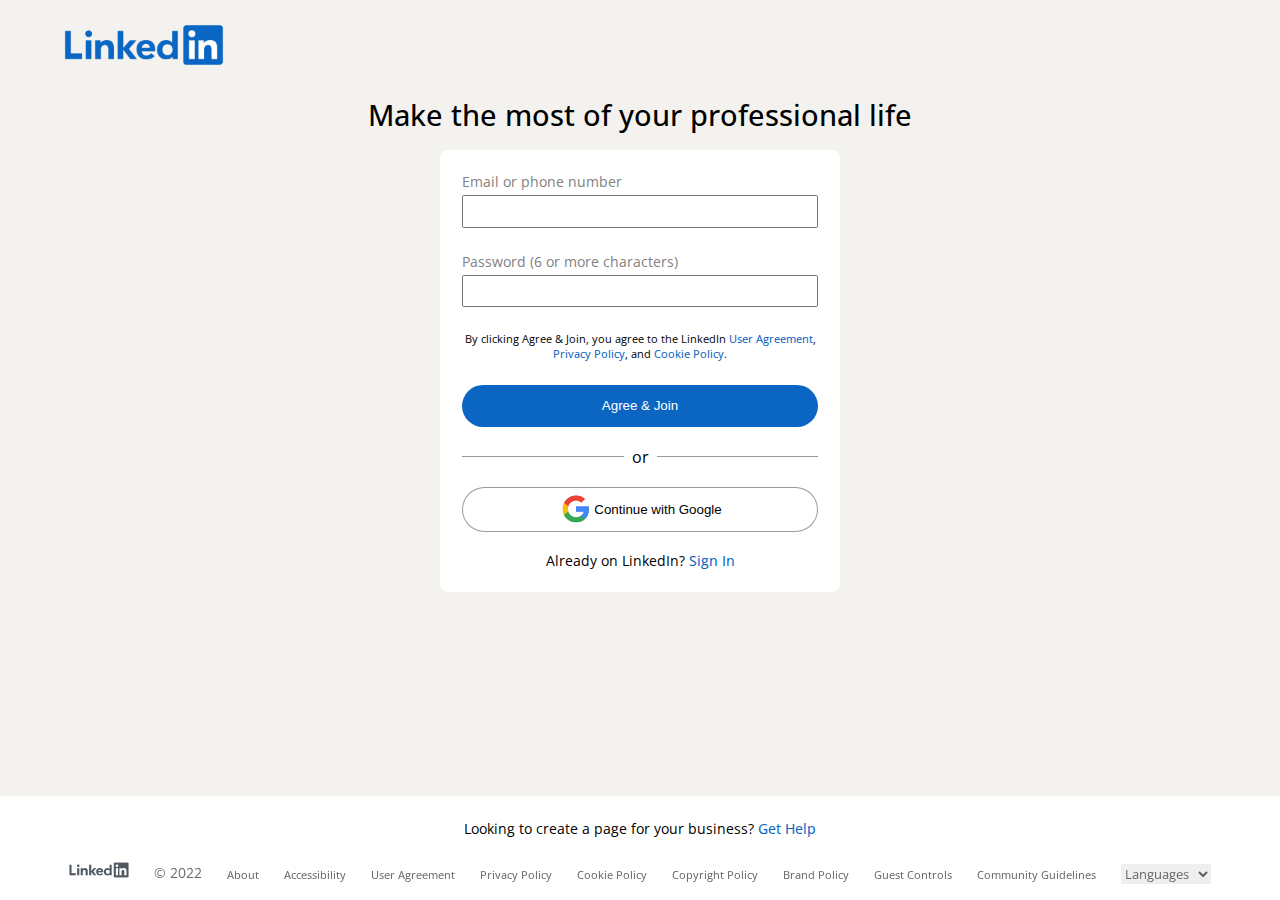
<file: index.html>
<!DOCTYPE html>
<html lang="en">
	<head>
		<meta charset="UTF-8" />
		<meta http-equiv="X-UA-Compatible" content="IE=edge" />
		<meta name="viewport" content="width=device-width, initial-scale=1.0" />
		<title>Sign Up | LinkedIn</title>
		<link rel="icon" href="./public/icon.png" />
		<link rel="stylesheet" href="styles.css" />
	</head>
	<body>
		<!-- Navbar -->
		<nav class="container">
			<a href="./">
				<img
					src="./public/linkedin.png"
					alt="LinkedIn Logo"
					class="nav__logo"
				/>
			</a>
		</nav>

		<!-- Signup Form -->
		<main>
			<h1>Make the most of your professional life</h1>
			<div class="form_container">
				<form class="form_main">
					<label for="email">
						<p>Email or phone number</p>
						<input
							type="email"
							name="email"
							id="email"
							required
						
						/>
					</label>
					<label for="password">
						<p>Password (6 or more characters)</p>
						<input
							type="password"
							name="password"
							id="password"
							required
							
						/>
					</label>
					<p class="form_tc">
						By clicking Agree & Join, you agree to the LinkedIn
						<a href="#">User Agreement</a>,
						<a href="#">Privacy Policy</a>, and
						<a href="#">Cookie Policy</a>.
					</p>
					<button type="submit" id="signup__button">
						Agree & Join
					</button>
				</form>
				<div class="separator">or</div>
				<button id="google__button">
					<img src="./public/google.png" alt="google logo" />
					Continue with Google
				</button>
				<p>Already on LinkedIn? <a href="#">Sign In</a></p>
			</div>
		</main>
		<footer>
			<p class="foot">
				Looking to create a page for your business?
				<a href="#">Get Help</a>
			</p>
			<ul class="container">
				<li class="footer_items">
					<img
						src="./public/linkedin.png"
						alt="LinkedIn Logo"
						class="footer__logo"
					/>
				</li>
				<li class="footer_items">
					<p>&copy; 2022</p>
				</li>
				<li class="footer_items">
					<a href="#" class="footer__link">About</a>
				</li>
				<li class="footer_items">
					<a href="#" class="footer__link">Accessibility</a>
				</li>
				<li class="footer_items">
					<a href="#" class="footer__link">User Agreement</a>
				</li>
				<li class="footer_items">
					<a href="#" class="footer__link">Privacy Policy</a>
				</li>
				<li class="footer_items">
					<a href="#" class="footer__link">Cookie Policy</a>
				</li>
				<li class="footer_items">
					<a href="#" class="footer__link">Copyright Policy</a>
				</li>
				<li class="footer_items">
					<a href="#" class="footer__link">Brand Policy</a>
				</li>
				<li class="footer_items">
					<a href="#" class="footer__link">Guest Controls</a>
				</li>
				<li class="footer_items">
					<a href="#" class="footer__link">Community Guidelines</a>
				</li>
				<li class="footer_items">
					<select name="Language" class="select_footer">
						<option value="">
							Languages
						</option>
						<option value="العربية (Arabic)">
							العربية (Arabic)
						</option>
						<option value="Čeština (Czech)">Čeština (Czech)</option>
						<option value="Dansk (Danish)">Dansk (Danish)</option>
						<option value="Deutsch (German)">
							Deutsch (German)
						</option>
						<option value="English (English)">
							English (English)
						</option>
						<option value="Español (Spanish)">
							Español (Spanish)
						</option>
						<option value="Français (French)">
							Français (French)
						</option>
						<option value="हिंदी (Hindi)">हिंदी (Hindi)</option>
						<option value="Bahasa Indonesia (Bahasa Indonesia)">
							Bahasa Indonesia (Bahasa Indonesia)
						</option>
						<option value="Italiano (Italian)">
							Italiano (Italian)
						</option>
						<option value="日本語 (Japanese)">
							日本語 (Japanese)
						</option>
						<option value="Bahasa Malaysia (Malay)">
							Bahasa Malaysia (Malay)
						</option>
						<option value="Nederlands (Dutch)">
							Nederlands (Dutch)
						</option>
						<option value="Norsk (Norwegian)">
							Norsk (Norwegian)
						</option>
						<option value="Polski (Polish)">Polski (Polish)</option>
						<option value="Română (Romanian)">
							Română (Romanian)
						</option>
						<option value="Русский (Russian)">
							Русский (Russian)
						</option>
						<option value="Svenska (Swedish)">
							Svenska (Swedish)
						</option>
						<option value="ภาษาไทย (Thai)">ภาษาไทย (Thai)</option>
						<option value="Tagalog (Tagalog)">
							Tagalog (Tagalog)
						</option>
						<option value="Türkçe (Turkish)">
							Türkçe (Turkish)
						</option>
						<option value="Українська (Ukrainian)">
							Українська (Ukrainian)
						</option>
						<option value="简体中文 (Chinese (Simplified))">
							简体中文 (Chinese (Simplified))
						</option>
						<option value="正體中文 (Chinese (Traditional))">
							正體中文 (Chinese (Traditional))
						</option>
					</select>
				</li>
			</ul>
		</footer>
		<script src="./script.js"></script>
	</body>
</html>
</file>
<file: styles.css>
/* Using Open Sans Font */
@import url('https://fonts.googleapis.com/css2?family=Open+Sans:ital,wght@0,300;0,400;0,500;0,600;0,700;0,800;1,300;1,400;1,500;1,600;1,700;1,800&display=swap');

/* Body and Element styling */

* {
	margin: 0;
	padding: 0;
	box-sizing: border-box;
}

body {
	width: 100%;
	min-height: 100vh;
	display: flex;
	flex-direction: column;
	align-items: center;
	justify-content: center;
	background-color: #f3f2ef;
	font-family: 'Open Sans', sans-serif;
}

a {
	text-decoration: none;
	transition: all 100ms;
	color: #0a66c2;
	font-weight: 450;
}

a:hover {
	text-decoration: underline;
}
h1{
	font-size: 1.8em;
}
p{
	font-size: 0.85em;
}

button {
	font-weight: 500;
}

.container {
	width: 90%;
	margin: 0 auto;
}

/* Nav bar */

.nav__logo {
	width: 160px;
}

/* Main - Signup Form */

main {
	flex: 1;
	display: flex;
	flex-direction: column;
	align-items: center;
	text-align: center;
	gap: 1em;
	/* justify-content: center; */
}

main h1 {
	font-weight: 500;
}

.form_container {
	max-width: 400px;
	display: flex;
	flex-direction: column;
	gap: 1.2em;
	background-color: #ffffff;
	padding: 1.4em;
	border-radius: 8px;
}

.form_main {
	display: flex;
	flex-direction: column;
	gap: 1.5em;
	text-align: left;
}

.form_main label {
	width: 100%;
}

.form_main label p {
	color: #818181;
}

.form_main input {
	width: 100%;
	padding: 0.5em 0.75em;
	margin-top: 4px;
}

.form_main input::placeholder {
	color: #8181819a;
}

.form_tc {
	text-align: center;
	font-size: 0.7rem;
}

#signup__button {
	background-color: #0a66c2;
	color: #ffffff;
	padding: 1em;
	border-radius: 40px;
	transition: all 100ms;
	border: none;
}

#signup__button:hover {
	background-color: #004182;
	cursor: pointer;
}

#google__button {
	display: flex;
	align-items: center;
	justify-content: center;
	background-color: #ffffff;
	color: #000000;
	border-radius: 40px;
	transition: all 100ms;
	padding: 0.25em 0.5em;
	border: solid 1px rgba(0, 0, 0, 0.4);
}

#google__button:hover {
	cursor: pointer;
}

#google__button img {
	width: 36px;
}

.separator {
	display: flex;
	align-items: center;
	text-align: center;
}

.separator::before,
.separator::after {
	content: '';
	flex: 1;
	border-bottom: 1px solid rgba(0, 0, 0, 0.4);
}

.separator:not(:empty)::before {
	margin-right: 0.5em;
}

.separator:not(:empty)::after {
	margin-left: 0.5em;
}

/* Form entries table */

table {
	border-collapse: collapse;
}

table,
th,
td {
	border: solid 1px #818181;
	text-align: center;
	padding: 0.25em;
}

/* Footer */

footer {
	background-color: #ffffff;
	width: 100%;
	padding: 0.5em 0;
}

footer > ul.container {
	display: flex;
	align-items: center;
	justify-content:space-around;
	column-gap: 1em;
	color: rgba(0, 0, 0, 0.6);
	flex-wrap: wrap;
	list-style: none;
}

.footer__logo {
	width: 60px;
}

.footer_items {
	/* padding-bottom: 0.5em; */
	filter: grayscale(90%);
}

.footer__link {
	color: inherit;
	font-size: 0.7rem;
}
.foot{
	text-align: center;
	padding: 15px;
}

.footer__link:hover {
	color: #0a66c2;
}

.select_footer {
	color: inherit;
	font-family: inherit;
	border: black;
	width: 90px ;
}

.select_footer:hover {
	cursor: pointer;
	color: #0a66c2;
}

@media (max-width: 780px) {
	body {
		background-color: #ffffff;
		height: 100%;
	}

	.container {
		width: 100%;
		padding: 0 1em;
	}
}
</file>
